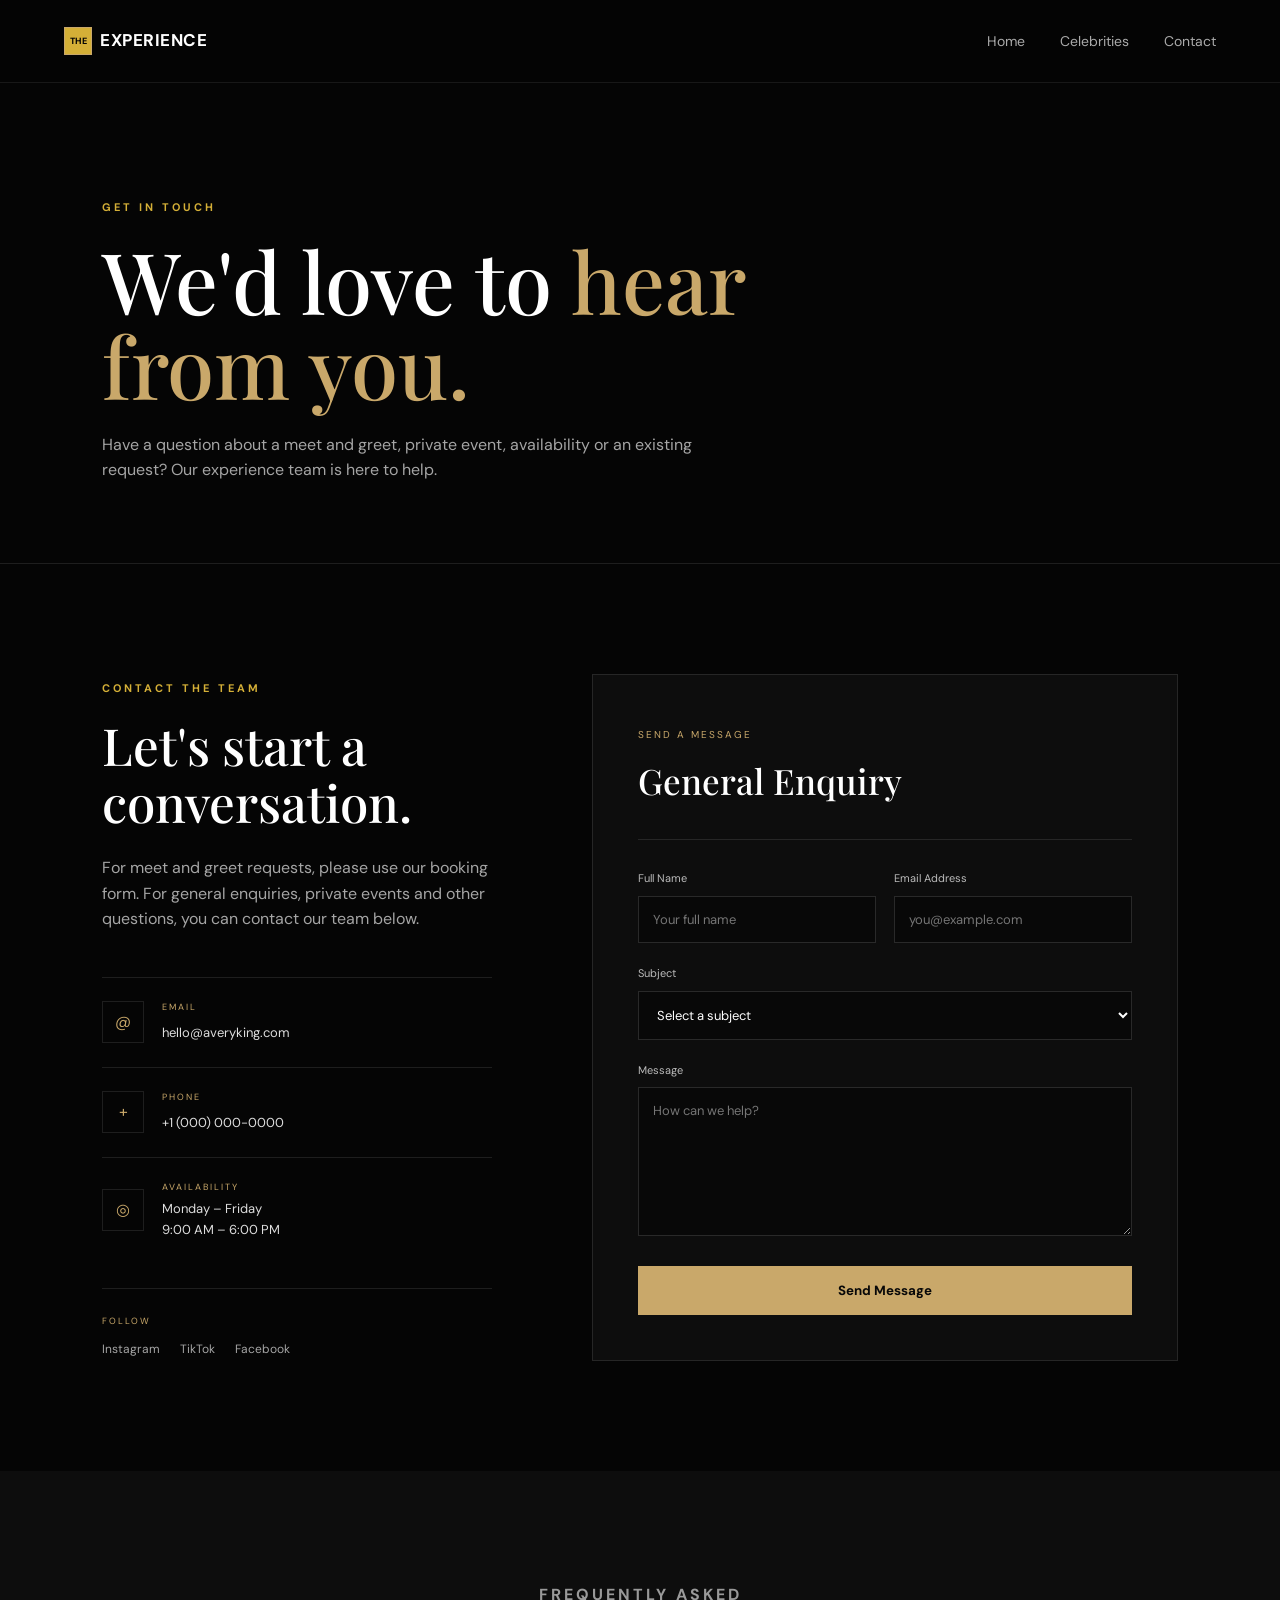
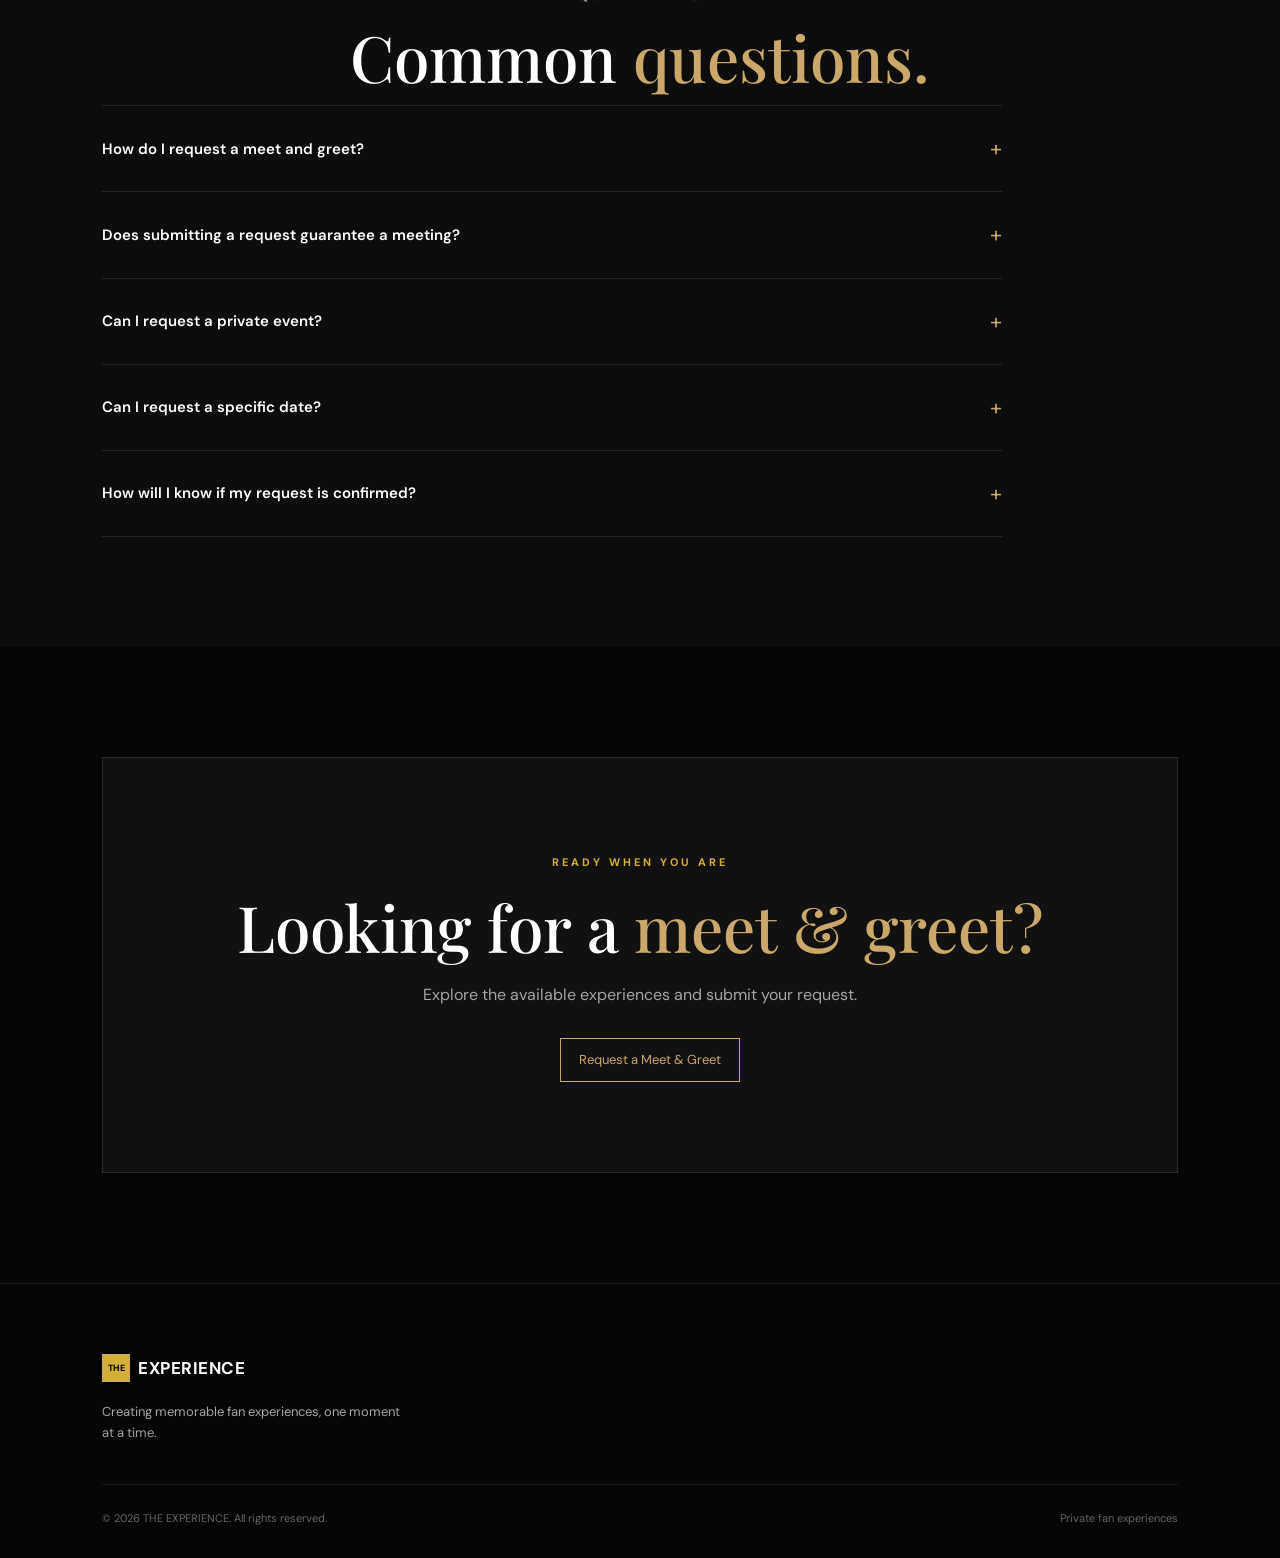
<file: contact.html>
<!DOCTYPE html>
<html lang="en">

<head>

    <meta charset="UTF-8">
    <meta name="viewport" content="width=device-width, initial-scale=1.0">

    <title> | Contact | </title>

    <meta name="description"
        content="Contact the Avery King experience team for meet and greet enquiries, private events and fan experiences.">

    <link rel="preconnect" href="https://fonts.googleapis.com">
    <link rel="preconnect" href="https://fonts.gstatic.com" crossorigin>

    <link
        href="https://fonts.googleapis.com/css2?family=DM+Sans:wght@400;500;600;700&family=Playfair+Display:wght@500;600;700&display=swap"
        rel="stylesheet">

    <link rel="stylesheet" href="css/style.css">

</head>


<body>


    <!-- ================================
     NAVIGATION
================================= -->

    <header class="site-header">

        <div class="container nav-container">

            <a href="index.html" class="logo">
                <span>THE</span>
                EXPERIENCE
            </a>

            <nav class="nav-links">

                <a href="index.html">
                    Home
                </a>

                <a href="#celebrities">
                    Celebrities
                </a>

                <a href="contact.html">
                    Contact
                </a>

            </nav>

        </div>

    </header>



    <main>


        <!-- ================================
     PAGE HERO
================================= -->

        <section class="contact-hero">

            <p class="eyebrow">
                GET IN TOUCH
            </p>

            <h1>
                We'd love to
                <span>hear from you.</span>
            </h1>

            <p>
                Have a question about a meet and greet, private event,
                availability or an existing request? Our experience
                team is here to help.
            </p>

        </section>



        <!-- ================================
     CONTACT AREA
================================= -->

        <section class="contact-section">


            <div class="contact-grid">


                <!-- CONTACT INFORMATION -->

                <div class="contact-info">

                    <p class="eyebrow">
                        CONTACT THE TEAM
                    </p>

                    <h2>
                        Let's start
                        a conversation.
                    </h2>

                    <p class="contact-intro">
                        For meet and greet requests, please use our
                        booking form. For general enquiries, private
                        events and other questions, you can contact
                        our team below.
                    </p>


                    <div class="contact-detail">

                        <span class="contact-icon">
                            @
                        </span>

                        <div>

                            <small>
                                EMAIL
                            </small>

                            <a href="mailto:hello@averyking.com">
                                hello@averyking.com
                            </a>

                        </div>

                    </div>


                    <div class="contact-detail">

                        <span class="contact-icon">
                            +
                        </span>

                        <div>

                            <small>
                                PHONE
                            </small>

                            <a href="tel:+10000000000">
                                +1 (000) 000-0000
                            </a>

                        </div>

                    </div>


                    <div class="contact-detail">

                        <span class="contact-icon">
                            ◎
                        </span>

                        <div>

                            <small>
                                AVAILABILITY
                            </small>

                            <p>
                                Monday – Friday<br>
                                9:00 AM – 6:00 PM
                            </p>

                        </div>

                    </div>


                    <div class="social-section">

                        <small>
                            FOLLOW
                        </small>

                        <div class="social-links">

                            <a href="#">
                                Instagram
                            </a>

                            <a href="#">
                                TikTok
                            </a>

                            <a href="#">
                                Facebook
                            </a>

                        </div>

                    </div>

                </div>



                <!-- CONTACT FORM -->

                <div class="contact-form-container">

                    <form id="contactForm">


                        <div class="form-title">

                            <span>
                                SEND A MESSAGE
                            </span>

                            <h2>
                                General Enquiry
                            </h2>

                        </div>


                        <div class="form-row">

                            <div class="form-group">

                                <label for="contactName">
                                    Full Name
                                </label>

                                <input type="text" id="contactName" placeholder="Your full name" required>

                            </div>


                            <div class="form-group">

                                <label for="contactEmail">
                                    Email Address
                                </label>

                                <input type="email" id="contactEmail" placeholder="you@example.com" required>

                            </div>

                        </div>


                        <div class="form-group">

                            <label for="subject">
                                Subject
                            </label>

                            <select id="subject" required>

                                <option value="">
                                    Select a subject
                                </option>

                                <option value="Meet & Greet">
                                    Meet & Greet Enquiry
                                </option>

                                <option value="Private Event">
                                    Private Event
                                </option>

                                <option value="Booking">
                                    Existing Booking
                                </option>

                                <option value="Media">
                                    Media / Press
                                </option>

                                <option value="Other">
                                    Other
                                </option>

                            </select>

                        </div>


                        <div class="form-group">

                            <label for="contactMessage">
                                Message
                            </label>

                            <textarea id="contactMessage" rows="7" placeholder="How can we help?" required></textarea>

                        </div>


                        <button type="submit" class="form-submit">
                            Send Message
                        </button>


                        <div id="contactMessageStatus" class="form-message"></div>


                    </form>

                </div>

            </div>

        </section>



        <!-- ================================
     FAQ
================================= -->

        <section class="faq-section">

            <div class="section-heading">

                <p class="eyebrow">
                    FREQUENTLY ASKED
                </p>

                <h2>
                    Common
                    <span>questions.</span>
                </h2>

            </div>


            <div class="faq-list">


                <details>

                    <summary>
                        How do I request a meet and greet?
                        <span>+</span>
                    </summary>

                    <p>
                        Visit our Packages page, select the experience
                        you'd like and complete the booking request form.
                        Our team will review the request and contact you
                        regarding availability.
                    </p>

                </details>


                <details>

                    <summary>
                        Does submitting a request guarantee a meeting?
                        <span>+</span>
                    </summary>

                    <p>
                        No. A booking request is not a confirmed
                        appointment. Availability must be reviewed and
                        confirmed by the experience team.
                    </p>

                </details>


                <details>

                    <summary>
                        Can I request a private event?
                        <span>+</span>
                    </summary>

                    <p>
                        Yes. Select "Private Event" when contacting the
                        team and include details about your event,
                        preferred date and location.
                    </p>

                </details>


                <details>

                    <summary>
                        Can I request a specific date?
                        <span>+</span>
                    </summary>

                    <p>
                        Yes. You can provide your preferred date when
                        submitting a booking request. Dates remain subject
                        to availability.
                    </p>

                </details>


                <details>

                    <summary>
                        How will I know if my request is confirmed?
                        <span>+</span>
                    </summary>

                    <p>
                        The experience team will contact you directly
                        using the information provided in your request.
                    </p>

                </details>


            </div>

        </section>



        <!-- ================================
     CTA
================================= -->

        <section class="contact-cta">

            <p class="eyebrow">
                READY WHEN YOU ARE
            </p>

            <h2>
                Looking for a
                <span>meet & greet?</span>
            </h2>

            <p>
                Explore the available experiences and submit your request.
            </p>

            <a href="booking.html#bookingForm" id="profileBooking" class="nav-button">
                Request a Meet & Greet
            </a>

        </section>


    </main>



    <!-- ================================
     FOOTER
================================= -->

    <footer>

        <div class="footer-main">

            <div>

                <a href="index.html" class="logo">
                    <span>THE</span>
                    EXPERIENCE
                </a>

                <p>
                    Creating memorable fan experiences,
                    one moment at a time.
                </p>

            </div>

        </div>


        <div class="footer-bottom">

            <span>
                © 2026 THE EXPERIENCE. All rights reserved.
            </span>

            <span>
                Private fan experiences
            </span>

        </div>

    </footer>


    <script src="js/celebrities.js"></script>
    <script src="js/script.js"></script>

    <!--Start of Tawk.to Script-->
    <script type="text/javascript">
    var Tawk_API = Tawk_API || {}, Tawk_LoadStart = new Date();
    (function () {
        var s1 = document.createElement("script"), s0 = document.getElementsByTagName("script")[0];
        s1.async = true;
        s1.src = 'https://embed.tawk.to/68c6bc223c57f819275d5edd/1j544tq3s';
        s1.charset = 'UTF-8';
        s1.setAttribute('crossorigin', '*');
        s0.parentNode.insertBefore(s1, s0);
    })();
</script>
<!--End of Tawk.to Script-->

</body>

</html>
</file>
<file: css/style.css>
* {
    margin: 0;
    padding: 0;
    box-sizing: border-box;
}

:root {
    --black: #080808;
    --dark: #101010;
    --dark-2: #151515;
    --white: #ffffff;
    --gray: #a5a5a5;
    --gold: #c9a86a;
    --gold-light: #e0c38b;
    --border: rgba(255, 255, 255, 0.1);
}

html {
    scroll-behavior: smooth;
}

body {
    background: var(--black);
    color: var(--white);
    font-family: "DM Sans", sans-serif;
    line-height: 1.6;
}

a {
    color: inherit;
    text-decoration: none;
}

img {
    width: 100%;
    display: block;
}

.navbar {
    height: 85px;
    padding: 0 6%;
    display: flex;
    align-items: center;
    justify-content: space-between;
    border-bottom: 1px solid var(--border);
    background: rgba(8, 8, 8, 0.9);
    backdrop-filter: blur(15px);
    position: sticky;
    top: 0;
    z-index: 1000;
}

.logo {
    display: flex;
    align-items: center;
    gap: 12px;
    font-size: 19px;
    font-weight: 700;
}

.logo span {
    width: 38px;
    height: 38px;
    border: 1px solid var(--gold);
    color: var(--gold);
    display: flex;
    align-items: center;
    justify-content: center;
    font-size: 12px;
    letter-spacing: 1px;
}

.nav-links {
    display: flex;
    gap: 35px;
}

.nav-links a {
    color: #aaa;
    font-size: 14px;
    transition: 0.3s;
}

.nav-links a:hover,
.nav-links .active {
    color: white;
}

.explore-button {
    /* border: 1px solid var(--gold); */
    padding: 11px 18px;
    color: var(--gold);
    font-size: 13px;
    transition: 0.3s;
}

.explore-button:hover {
    background: var(--gold);
    color: black;
}

.profile-actions {
    display: flex;
    flex-wrap: wrap;
    gap: 14px;
    margin-top: 32px;
    padding-top: 4px;
    align-items: center;
}

.explore-button {
    display: inline-flex;
    align-items: center;
    justify-content: center;
    min-height: 42px;
    padding: 0 15px;
    color: var(--gold);
    font-size: 13px;
    font-weight: 500;
    letter-spacing: 0.4px;
    text-decoration: none;
    border: 1px solid var(--gold);
    transition: all 0.3s ease;
}

.explore-button:hover {
    background: var(--gold);
    color: black;
    transform: translateY(-1px);
}

@media (max-width: 700px) {
    .profile-actions {
        margin-top: 26px;
        gap: 10px;
    }

    .explore-button {
        padding: 10px 15px;
        font-size: 12px;
    }
}

.nav-button {
    display: inline-flex;
    align-items: center;
    justify-content: center;
    white-space: nowrap;
    margin-left: 20px;
    border: 1px solid var(--gold);
    padding: 11px 18px;
    color: var(--gold);
    font-size: 13px;
    transition: 0.3s;
}

.nav-button:hover {
    background: var(--gold);
    color: black;
}

.menu-toggle {
    display: none;
    background: none;
    color: white;
    border: none;
    font-size: 25px;
    cursor: pointer;
}

.hero {
    min-height: calc(100vh - 85px);
    padding: 80px 8%;
    display: grid;
    grid-template-columns: 1fr 0.85fr;
    gap: 80px;
    align-items: center;
}

.eyebrow {
    color: var(--gold);
    font-size: 11px;
    font-weight: 700;
    letter-spacing: 3px;
    margin-bottom: 20px;
}

.hero h1 {
    font-family: "Playfair Display", serif;
    font-size: clamp(55px, 7vw, 100px);
    line-height: 0.98;
    font-weight: 500;
    max-width: 700px;
}

.hero h1 span,
.section-heading span,
.about-content h2 span,
.cta h2 span {
    color: var(--gold);
}

.hero-text {
    color: var(--gray);
    max-width: 520px;
    margin: 30px 0;
    font-size: 17px;
}

.hero-buttons {
    display: flex;
    gap: 15px;
}

.btn {
    display: inline-block;
    padding: 14px 24px;
    font-size: 13px;
    font-weight: 600;
    transition: 0.3s;
}

.btn-primary {
    background: var(--gold);
    color: #080808;
}

.btn-primary:hover {
    background: var(--gold-light);
    transform: translateY(-2px);
}

.btn-outline {
    border: 1px solid var(--border);
    color: white;
}

.btn-outline:hover {
    border-color: var(--gold);
    color: var(--gold);
}

.hero-image {
    position: relative;
    max-width: 520px;
    margin-left: auto;
}

.hero-image img {
    height: 650px;
    object-fit: cover;
    filter: grayscale(10%);
}

.image-glow {
    position: absolute;
    width: 250px;
    height: 250px;
    background: rgba(201, 168, 106, 0.2);
    filter: blur(100px);
    right: -50px;
    bottom: 30px;
}

.floating-card {
    position: absolute;
    bottom: 30px;
    left: -40px;
    background: rgba(15, 15, 15, 0.9);
    border: 1px solid var(--border);
    padding: 16px 20px;
    display: flex;
    align-items: center;
    gap: 12px;
    backdrop-filter: blur(10px);
}

.floating-card strong {
    display: block;
    font-size: 13px;
}

.floating-card small {
    color: var(--gray);
    font-size: 11px;
}

.status-dot {
    width: 8px;
    height: 8px;
    background: #69c56b;
    border-radius: 50%;
}

.stats {
    border-top: 1px solid var(--border);
    border-bottom: 1px solid var(--border);
    padding: 30px 8%;
    display: grid;
    grid-template-columns: repeat(4, 1fr);
}

.stat {
    text-align: center;
    border-right: 1px solid var(--border);
}

.stat:last-child {
    border: none;
}

.stat strong {
    display: block;
    font-family: "Playfair Display", serif;
    color: var(--gold);
    font-size: 30px;
}

.stat span {
    color: var(--gray);
    font-size: 12px;
}

.section {
    padding: 130px 8%;
}

.about {
    display: grid;
    grid-template-columns: 0.9fr 1fr;
    gap: 100px;
    align-items: center;
}

.about-image img {
    height: 600px;
    object-fit: cover;
}

.about-content h2,
.section-heading h2,
.cta h2 {
    font-family: "Playfair Display", serif;
    font-size: clamp(40px, 5vw, 65px);
    font-weight: 500;
    line-height: 1.1;
}

.about-content p {
    color: var(--gray);
    margin-top: 25px;
    max-width: 560px;
}

.text-link {
    display: inline-block;
    margin-top: 30px;
    color: var(--gold);
    font-size: 14px;
}

.section-heading {
    margin-bottom: 60px;
    max-width: 650px;
}

.experience {
    background: #0d0d0d;
}

.experience-grid {
    display: grid;
    grid-template-columns: repeat(4, 1fr);
    border-top: 1px solid var(--border);
}

.experience-card {
    padding: 35px 30px;
    border-right: 1px solid var(--border);
}

.experience-card:last-child {
    border-right: none;
}

.number {
    color: var(--gold);
    font-size: 12px;
    margin-bottom: 50px;
}

.experience-card h3 {
    margin-bottom: 15px;
}

.experience-card p {
    color: var(--gray);
    font-size: 14px;
}

.package-grid {
    display: grid;
    grid-template-columns: repeat(3, 1fr);
    gap: 20px;
}

.package-card {
    border: 1px solid var(--border);
    padding: 35px;
    position: relative;
    background: #0d0d0d;
}

.package-card.featured {
    border-color: var(--gold);
}

.popular {
    position: absolute;
    top: 0;
    right: 0;
    background: var(--gold);
    color: black;
    padding: 7px 12px;
    font-size: 9px;
    font-weight: 700;
    letter-spacing: 1px;
}

.package-top span {
    color: var(--gold);
    font-size: 10px;
    letter-spacing: 2px;
}

.package-top h3 {
    font-family: "Playfair Display", serif;
    font-size: 27px;
    margin-top: 10px;
}

.price {
    font-size: 38px;
    margin: 20px 0;
}

.package-card ul {
    list-style: none;
    border-top: 1px solid var(--border);
    padding-top: 20px;
}

.package-card li {
    color: var(--gray);
    font-size: 13px;
    margin: 12px 0;
}

.package-button {
    display: block;
    text-align: center;
    border: 1px solid var(--border);
    padding: 13px;
    margin-top: 30px;
    font-size: 12px;
    transition: 0.3s;
}

.package-button:hover {
    background: var(--gold);
    color: black;
}

.center-button {
    text-align: center;
    margin-top: 50px;
}

.cta {
    margin: 0 8% 120px;
    padding: 90px;
    background: #111;
    border: 1px solid var(--border);
    text-align: center;
}

.cta>div {
    max-width: 700px;
    margin: auto;
}

.cta p:not(.eyebrow) {
    color: var(--gray);
    margin: 25px auto;
    max-width: 550px;
}

footer {
    border-top: 1px solid var(--border);
    padding: 70px 8% 30px;
}

.footer-main {
    display: flex;
    justify-content: space-between;
    gap: 50px;
}

.footer-main>div:first-child {
    max-width: 300px;
}

.footer-main p {
    color: var(--gray);
    font-size: 13px;
    margin-top: 20px;
}

.footer-links {
    display: flex;
    gap: 80px;
}

.footer-links div {
    display: flex;
    flex-direction: column;
    gap: 10px;
}

.footer-links h4 {
    margin-bottom: 10px;
    font-size: 13px;
}

.footer-links a {
    color: var(--gray);
    font-size: 12px;
}

.footer-links a:hover {
    color: var(--gold);
}

.footer-bottom {
    border-top: 1px solid var(--border);
    margin-top: 60px;
    padding-top: 25px;
    display: flex;
    justify-content: space-between;
    color: #666;
    font-size: 11px;
}


@media (max-width: 900px) {

    /* Keep Request a Meet & Greet inside nav & visible on mobile */


    .nav-links {
        display: none;
        position: absolute;
        top: 100%;
        left: 0;
        right: 0;
        width: 100%;
        background: #050505;
        padding: 20px;
        flex-direction: column;
        gap: 18px;
        z-index: 1000;
    }

    .nav-links.mobile-open {
        display: flex;
    }

    .nav-links .nav-button {
        display: inline-flex;
        width: 100%;
        margin: 8px 0 0;
        justify-content: center;
    }

    .menu-toggle {
        display: flex;
    }



    .menu-toggle {
        display: block;
    }

    .hero {
        grid-template-columns: 1fr;
        padding-top: 60px;
    }

    .hero-image {
        margin: auto;
        width: 100%;
    }

    .stats {
        grid-template-columns: repeat(2, 1fr);
        gap: 25px;
    }

    .stat:nth-child(2) {
        border: none;
    }

    .about {
        grid-template-columns: 1fr;
        gap: 50px;
    }

    .experience-grid {
        grid-template-columns: repeat(2, 1fr);
    }

    .experience-card:nth-child(2) {
        border-right: none;
    }

    .package-grid {
        grid-template-columns: 1fr;
    }

    .footer-main {
        flex-direction: column;
    }

    .footer-links {
        flex-wrap: wrap;
        gap: 40px;
    }
}


@media (max-width: 600px) {

    .navbar {
        padding: 0 5%;
    }

    .hero,
    .section {
        padding-left: 5%;
        padding-right: 5%;
    }

    .hero h1 {
        font-size: 54px;
    }

    .hero-buttons {
        flex-direction: column;
    }

    .hero-buttons .btn {
        text-align: center;
    }

    .hero-image img {
        height: 500px;
    }

    .floating-card {
        left: 15px;
    }

    .stats {
        padding: 30px 5%;
    }

    .experience-grid {
        grid-template-columns: 1fr;
    }

    .experience-card {
        border-right: none;
        border-bottom: 1px solid var(--border);
    }

    .cta {
        margin: 0 5% 80px;
        padding: 60px 25px;
    }

    .footer-bottom {
        flex-direction: column;
        gap: 10px;
    }
}

.reveal {
    opacity: 0;
    transform: translateY(25px);
    transition: 0.7s ease;
}

.reveal.show {
    opacity: 1;
    transform: translateY(0);
}

@media (max-width: 900px) {

    .nav-links.mobile-open {
        display: flex;
        position: absolute;
        top: 85px;
        left: 0;
        right: 0;
        background: #080808;
        border-bottom: 1px solid rgba(255, 255, 255, 0.1);
        padding: 25px;
        flex-direction: column;
        gap: 20px;
    }

}


/* ================================
   PACKAGES PAGE
================================ */

.page-hero {
    padding: 120px 8% 80px;
    text-align: center;
    border-bottom: 1px solid var(--border);
}

.page-hero h1 {
    font-family: "Playfair Display", serif;
    font-size: clamp(50px, 7vw, 85px);
    font-weight: 500;
    line-height: 1;
}

.page-hero h1 span {
    color: var(--gold);
}

.page-hero>p:last-child {
    max-width: 600px;
    margin: 30px auto 0;
    color: var(--gray);
}

.packages-section {
    padding: 100px 8%;
}

.large-packages {
    align-items: stretch;
}

.large-packages .package-card {
    display: flex;
    flex-direction: column;
}

.package-description {
    color: var(--gray);
    font-size: 13px;
    line-height: 1.7;
    margin-top: 10px;
}

.package-divider {
    height: 1px;
    background: var(--border);
    margin: 30px 0;
}

.package-card h4 {
    font-size: 13px;
    margin-bottom: 15px;
}

.large-packages .package-card ul {
    flex: 1;
}

.package-note {
    margin: 0 8% 120px;
    padding: 80px;
    background: #0d0d0d;
    border: 1px solid var(--border);
}

.package-note>div {
    max-width: 750px;
}

.package-note h2 {
    font-family: "Playfair Display", serif;
    font-size: clamp(35px, 5vw, 55px);
    font-weight: 500;
    line-height: 1.1;
}

.package-note h2 span {
    color: var(--gold);
}

.package-note p:not(.eyebrow) {
    color: var(--gray);
    margin-top: 25px;
    max-width: 650px;
}

@media (max-width: 900px) {

    .page-hero {
        padding: 90px 5% 60px;
    }

    .packages-section {
        padding: 70px 5%;
    }

    .package-note {
        margin: 0 5% 80px;
        padding: 50px 30px;
    }

}



/* ================================
   BOOKING PAGE
================================ */

.booking-hero {
    padding: 110px 8% 80px;
    border-bottom: 1px solid var(--border);
}

.booking-hero h1 {
    font-family: "Playfair Display", serif;
    font-size: clamp(50px, 7vw, 85px);
    font-weight: 500;
    line-height: 1;
}

.booking-hero h1 span {
    color: var(--gold);
}

.booking-hero>p:last-child {
    max-width: 650px;
    color: var(--gray);
    margin-top: 25px;
}

.booking-section {
    padding: 100px 8% 130px;
}

.booking-layout {
    display: grid;
    grid-template-columns: 0.75fr 1.25fr;
    gap: 90px;
    align-items: start;
}

.booking-info {
    position: sticky;
    top: 120px;
}

.booking-info h2 {
    font-family: "Playfair Display", serif;
    font-size: clamp(40px, 4vw, 58px);
    font-weight: 500;
    line-height: 1.1;
}

.booking-info>p:not(.eyebrow) {
    color: var(--gray);
    margin: 25px 0 50px;
}

.booking-point {
    display: flex;
    gap: 20px;
    padding: 25px 0;
    border-top: 1px solid var(--border);
}

.booking-point>span {
    color: var(--gold);
    font-size: 12px;
}

.booking-point h3 {
    font-size: 14px;
    margin-bottom: 5px;
}

.booking-point p {
    color: var(--gray);
    font-size: 12px;
}

.booking-form-container {
    background: #0d0d0d;
    border: 1px solid var(--border);
    padding: 45px;
}

.form-title {
    border-bottom: 1px solid var(--border);
    padding-bottom: 30px;
    margin-bottom: 30px;
}

.form-title>span {
    color: var(--gold);
    font-size: 10px;
    letter-spacing: 2px;
}

.form-title h2 {
    font-family: "Playfair Display", serif;
    font-size: 35px;
    font-weight: 500;
    margin-top: 8px;
}

.form-row {
    display: grid;
    grid-template-columns: 1fr 1fr;
    gap: 18px;
}

.form-group {
    margin-bottom: 22px;
}

.form-group label {
    display: block;
    font-size: 11px;
    color: #bbb;
    margin-bottom: 8px;
}

.form-group input,
.form-group select,
.form-group textarea {
    width: 100%;
    background: #080808;
    border: 1px solid #292929;
    color: white;
    padding: 14px;
    font-family: inherit;
    font-size: 13px;
    outline: none;
    transition: 0.3s;
}

.form-group input:focus,
.form-group select:focus,
.form-group textarea:focus {
    border-color: var(--gold);
}

.form-group textarea {
    resize: vertical;
}

.form-group select option {
    background: #111;
}

.checkbox {
    display: flex;
    gap: 10px;
    align-items: flex-start;
    color: var(--gray);
    font-size: 11px;
    line-height: 1.5;
    margin: 20px 0;
}

.checkbox input {
    margin-top: 3px;
    accent-color: var(--gold);
}

.form-submit {
    width: 100%;
    border: none;
    background: var(--gold);
    color: #080808;
    padding: 16px;
    font-family: inherit;
    font-weight: 700;
    cursor: pointer;
    transition: 0.3s;
}

.form-submit:hover {
    background: var(--gold-light);
}

.form-message {
    display: none;
    margin-top: 20px;
    padding: 15px;
    border: 1px solid var(--gold);
    color: var(--gold);
    font-size: 18px;
    text-align: center;
}

@media (max-width: 900px) {

    .booking-hero {
        padding: 80px 5% 60px;
    }

    .booking-section {
        padding: 70px 5%;
    }

    .booking-layout {
        grid-template-columns: 1fr;
        gap: 60px;
    }

    .booking-info {
        position: static;
    }

}

@media (max-width: 600px) {

    .booking-form-container {
        padding: 25px 20px;
    }

    .form-row {
        grid-template-columns: 1fr;
        gap: 0;
    }

}



/* =================================
   CONTACT PAGE
================================= */

.contact-hero {
    padding: 110px 8% 80px;
    border-bottom: 1px solid var(--border);
}

.contact-hero h1 {
    font-family: "Playfair Display", serif;
    font-size: clamp(50px, 7vw, 85px);
    font-weight: 500;
    line-height: 1;
    max-width: 850px;
}

.contact-hero h1 span {
    color: var(--gold);
}

.contact-hero>p:last-child {
    max-width: 650px;
    color: var(--gray);
    margin-top: 25px;
}


.contact-section {
    padding: 110px 8%;
}

.contact-grid {
    display: grid;
    grid-template-columns: 0.8fr 1.2fr;
    gap: 100px;
    align-items: start;
}

.contact-info h2 {
    font-family: "Playfair Display", serif;
    font-size: clamp(40px, 4vw, 58px);
    font-weight: 500;
    line-height: 1.1;
}

.contact-intro {
    color: var(--gray);
    margin: 25px 0 45px;
    max-width: 480px;
}

.contact-detail {
    display: flex;
    align-items: center;
    gap: 18px;
    padding: 22px 0;
    border-top: 1px solid var(--border);
}

.contact-icon {
    width: 42px;
    height: 42px;
    border: 1px solid var(--border);
    color: var(--gold);
    display: flex;
    align-items: center;
    justify-content: center;
}

.contact-detail small,
.social-section>small {
    display: block;
    color: var(--gold);
    font-size: 9px;
    letter-spacing: 2px;
    margin-bottom: 5px;
}

.contact-detail a,
.contact-detail p {
    color: #ddd;
    font-size: 13px;
}

.contact-detail a:hover {
    color: var(--gold);
}

.social-section {
    margin-top: 25px;
    padding-top: 25px;
    border-top: 1px solid var(--border);
}

.social-links {
    display: flex;
    gap: 20px;
    margin-top: 12px;
}

.social-links a {
    color: var(--gray);
    font-size: 12px;
}

.social-links a:hover {
    color: var(--gold);
}


.contact-form-container {
    background: #0d0d0d;
    border: 1px solid var(--border);
    padding: 45px;
}


.faq-section {
    background: #0d0d0d;
    padding: 110px 8%;
}

.faq-list {
    max-width: 900px;
    border-top: 1px solid var(--border);
}

.faq-list details {
    border-bottom: 1px solid var(--border);
}

.faq-list summary {
    padding: 25px 0;
    list-style: none;
    cursor: pointer;
    display: flex;
    justify-content: space-between;
    align-items: center;
    font-size: 15px;
    font-weight: 600;
}

.faq-list summary::-webkit-details-marker {
    display: none;
}

.faq-list summary span {
    color: var(--gold);
    font-size: 22px;
    font-weight: 400;
}

.faq-list details p {
    color: var(--gray);
    font-size: 13px;
    max-width: 750px;
    padding: 0 0 25px;
    line-height: 1.8;
}


.contact-cta {
    margin: 110px 8%;
    padding: 90px 30px;
    border: 1px solid var(--border);
    background: #111;
    text-align: center;
}

.contact-cta h2 {
    font-family: "Playfair Display", serif;
    font-size: clamp(40px, 5vw, 65px);
    font-weight: 500;
    line-height: 1.1;
}

.contact-cta h2 span {
    color: var(--gold);
}

.contact-cta>p:not(.eyebrow) {
    color: var(--gray);
    margin: 20px auto 30px;
}


@media (max-width: 900px) {

    .contact-hero {
        padding: 80px 5% 60px;
    }

    .contact-section {
        padding: 70px 5%;
    }

    .contact-grid {
        grid-template-columns: 1fr;
        gap: 60px;
    }

    .faq-section {
        padding: 80px 5%;
    }

    .contact-cta {
        margin: 80px 5%;
        padding: 60px 25px;
    }

}


@media (max-width: 600px) {

    .contact-form-container {
        padding: 25px 20px;
    }

    .social-links {
        flex-wrap: wrap;
    }

}


/* =================================
   DONATION PAGE
================================= */

.donation-hero {
    padding: 120px 8% 90px;
    border-bottom: 1px solid var(--border);
}

.donation-hero-content {
    max-width: 900px;
}

.donation-hero h1 {
    font-family: "Playfair Display", serif;
    font-size: clamp(52px, 7vw, 90px);
    font-weight: 500;
    line-height: 1;
}

.donation-hero h1 span {
    color: var(--gold);
    display: block;
}

.donation-hero p:last-child {
    color: var(--gray);
    max-width: 650px;
    margin-top: 30px;
    font-size: 16px;
}


.donation-section {
    padding: 110px 8%;
}

.donation-layout {
    display: grid;
    grid-template-columns: 0.9fr 1.1fr;
    gap: 100px;
    align-items: start;
}

.donation-about h2 {
    font-family: "Playfair Display", serif;
    font-size: clamp(40px, 4vw, 60px);
    font-weight: 500;
    line-height: 1.1;
}

.donation-about h2 span {
    color: var(--gold);
}

.donation-about>p:not(.eyebrow) {
    color: var(--gray);
    max-width: 520px;
    margin: 25px 0 45px;
}


.donation-point {
    display: flex;
    gap: 20px;
    padding: 25px 0;
    border-top: 1px solid var(--border);
}

.donation-number {
    color: var(--gold);
    font-size: 12px;
}

.donation-point h3 {
    font-size: 14px;
    margin-bottom: 5px;
}

.donation-point p {
    color: var(--gray);
    font-size: 12px;
}


.donation-card {
    background: #0d0d0d;
    border: 1px solid var(--border);
    padding: 45px;
}

.donation-card-header {
    border-bottom: 1px solid var(--border);
    padding-bottom: 30px;
    margin-bottom: 30px;
}

.donation-card-header span {
    color: var(--gold);
    font-size: 10px;
    letter-spacing: 2px;
}

.donation-card-header h2 {
    font-family: "Playfair Display", serif;
    font-size: 36px;
    font-weight: 500;
    margin-top: 8px;
}


.amount-grid {
    display: grid;
    grid-template-columns: repeat(3, 1fr);
    gap: 10px;
}

.amount-button {
    background: #080808;
    border: 1px solid #292929;
    color: white;
    padding: 17px 10px;
    cursor: pointer;
    font-family: inherit;
    font-weight: 600;
    transition: 0.25s;
}

.amount-button:hover,
.amount-button.selected {
    border-color: var(--gold);
    color: var(--gold);
}


.custom-donation {
    margin-top: 25px;
}

.custom-donation label {
    display: block;
    color: #bbb;
    font-size: 11px;
    margin-bottom: 8px;
}

.amount-input {
    display: flex;
    align-items: center;
    border: 1px solid #292929;
    background: #080808;
}

.amount-input span {
    padding-left: 15px;
    color: var(--gold);
}

.amount-input input {
    width: 100%;
    border: none;
    outline: none;
    background: transparent;
    color: white;
    padding: 15px 10px;
    font-family: inherit;
}


.selected-donation {
    display: flex;
    justify-content: space-between;
    align-items: center;
    border-top: 1px solid var(--border);
    border-bottom: 1px solid var(--border);
    margin-top: 25px;
    padding: 20px 0;
}

.selected-donation span {
    color: var(--gray);
    font-size: 12px;
}

.selected-donation strong {
    color: var(--gold);
    font-size: 22px;
}


.donate-button {
    width: 100%;
    margin-top: 25px;
    border: none;
    background: var(--gold);
    color: #080808;
    padding: 16px;
    font-family: inherit;
    font-weight: 700;
    cursor: pointer;
    transition: 0.3s;
}

.donate-button:hover {
    background: var(--gold-light);
}

.donation-note {
    text-align: center;
    color: #666;
    font-size: 10px;
    margin-top: 15px;
}


.payment-section {
    background: #0d0d0d;
    padding: 110px 8%;
}

.payment-intro {
    color: var(--gray);
    max-width: 600px;
    margin-top: 20px;
}


.payment-grid {
    display: grid;
    grid-template-columns: repeat(1fr);
    gap: 20px;
    margin-top: 60px;
}

.payment-method {
    background: #101010;
    border: 1px solid var(--border);
    padding: 35px;
}

.payment-method h3 {
    margin-top: 20px;
}

.payment-method>p {
    color: var(--gray);
    font-size: 13px;
    margin: 12px 0 25px;
}


.payment-icon {
    width: 48px;
    height: 48px;
    border: 1px solid var(--gold);
    color: var(--gold);
    display: flex;
    align-items: center;
    justify-content: center;
    font-size: 9px;
    letter-spacing: 1px;
}


.payment-action {
    width: 100%;
    border: 1px solid var(--border);
    background: transparent;
    color: white;
    padding: 13px;
    cursor: pointer;
    font-family: inherit;
}

.payment-action:hover {
    border-color: var(--gold);
    color: var(--gold);
}


.crypto-selector {
    display: flex;
    gap: 5px;
    margin-bottom: 20px;
}

.crypto-tab {
    flex: 1;
    background: #080808;
    border: 1px solid #292929;
    color: var(--gray);
    padding: 9px 5px;
    font-size: 10px;
    cursor: pointer;
}

.crypto-tab.active {
    border-color: var(--gold);
    color: var(--gold);
}


.qr-container {
    background: white;
    width: 180px;
    height: 180px;
    margin: 20px auto;
    display: flex;
    align-items: center;
    justify-content: center;
}

.qr-container img {
    width: 160px;
    height: 160px;
    object-fit: contain;
}


.wallet-label {
    color: var(--gray);
    font-size: 10px;
    margin-bottom: 7px;
}

.wallet-box {
    display: flex;
    border: 1px solid #292929;
    background: #080808;
}

.wallet-box span {
    flex: 1;
    padding: 12px;
    color: #aaa;
    font-size: 9px;
    overflow: hidden;
    white-space: nowrap;
    text-overflow: ellipsis;
}

.wallet-box button {
    border: none;
    border-left: 1px solid #292929;
    background: transparent;
    color: var(--gold);
    padding: 0 12px;
    cursor: pointer;
}


.crypto-warning {
    color: #777 !important;
    font-size: 10px !important;
    line-height: 1.6;
    margin-top: 15px !important;
}


.bank-details {
    border-top: 1px solid var(--border);
}

.bank-details div {
    padding: 13px 0;
    border-bottom: 1px solid var(--border);
}

.bank-details span {
    display: block;
    color: var(--gold);
    font-size: 8px;
    letter-spacing: 1px;
    margin-bottom: 4px;
}

.bank-details strong {
    color: #ddd;
    font-size: 12px;
}


.payment-note {
    font-size: 10px !important;
    color: #777 !important;
}


.transparency-section {
    padding: 100px 8%;
}

.transparency-section>div {
    max-width: 800px;
    margin: auto;
    text-align: center;
}

.transparency-section h2 {
    font-family: "Playfair Display", serif;
    font-size: clamp(40px, 5vw, 60px);
    font-weight: 500;
}

.transparency-section p:last-child {
    color: var(--gray);
    margin-top: 25px;
    line-height: 1.8;
}


@media (max-width: 1000px) {

    .donation-layout {
        grid-template-columns: 1fr;
        gap: 60px;
    }

    .payment-grid {
        grid-template-columns: 1fr;
    }

}


@media (max-width: 600px) {

    .donation-hero {
        padding: 80px 5% 60px;
    }

    .donation-section,
    .payment-section,
    .transparency-section {
        padding-left: 5%;
        padding-right: 5%;
    }

    .donation-card {
        padding: 25px 20px;
    }

    .amount-grid {
        grid-template-columns: repeat(2, 1fr);
    }

}

/* =========================
   DIRECT PAYMENT - HIDDEN
========================= */

#directPaymentSection {
    display: none;
}

#directPaymentSection.show-payment {
    display: block;
    animation: paymentReveal 0.6s ease;
}

@keyframes paymentReveal {
    from {
        opacity: 0;
        transform: translateY(25px);
    }

    to {
        opacity: 1;
        transform: translateY(0);
    }
}

/* Selected donation amount shown in payment section */
.payment-amount-highlight {
    margin: 0 auto 30px;
    max-width: 500px;
    padding: 22px 25px;
    border: 1px solid rgba(212, 175, 55, 0.5);
    background: rgba(212, 175, 55, 0.08);
    border-radius: 14px;
    text-align: center;
}

.payment-amount-highlight span {
    display: block;
    color: #aaa;
    font-size: 13px;
    text-transform: uppercase;
    letter-spacing: 2px;
    margin-bottom: 8px;
}

.payment-amount-highlight strong {
    display: block;
    color: #d4af37;
    font-size: 38px;
    font-family: "Playfair Display", serif;
}

/* =========================================
   DIRECT PAYMENT REVEAL
========================================= */

#directPaymentSection {
    display: none;
}

#directPaymentSection.show-payment {
    display: block;
    animation: paymentReveal 0.6s ease forwards;
}

@keyframes paymentReveal {
    from {
        opacity: 0;
        transform: translateY(30px);
    }

    to {
        opacity: 1;
        transform: translateY(0);
    }
}

/* Selected contribution amount */

.payment-amount-highlight {
    width: min(100%, 520px);
    margin: 0 auto 35px;
    padding: 25px;
    text-align: center;

    background: rgba(212, 175, 55, 0.06);
    border: 1px solid rgba(212, 175, 55, 0.45);
    border-radius: 16px;

    box-shadow: 0 15px 40px rgba(0, 0, 0, 0.25);
}

.payment-amount-highlight span {
    display: block;
    margin-bottom: 8px;

    color: #999;
    font-size: 12px;
    font-weight: 600;

    text-transform: uppercase;
    letter-spacing: 2px;
}

.payment-amount-highlight strong {
    display: block;

    color: #d4af37;
    font-family: "Playfair Display", serif;
    font-size: 42px;
    line-height: 1.1;
}

/* Payment method amount */

.payment-method-amount {
    display: inline-block;
    margin-top: 8px;

    color: #d4af37;
    font-size: 14px;
    font-weight: 600;
}

/* Back button */

.back-to-contribution {
    display: block;
    margin: 30px auto 0;

    padding: 10px 18px;

    background: transparent;
    border: 1px solid rgba(255, 255, 255, 0.15);
    border-radius: 8px;

    color: #aaa;
    font-size: 13px;

    cursor: pointer;
    transition: 0.3s ease;
}

.back-to-contribution:hover {
    border-color: rgba(212, 175, 55, 0.5);
    color: #d4af37;
}

/* Payment method selected amount */

.payment-method-amount {
    display: inline-block;
    margin-top: 8px;
    margin-bottom: 15px;

    color: #d4af37;
    font-size: 14px;
    font-weight: 600;
    letter-spacing: 0.3px;
}

.crypto-payment-amount,
.bank-payment-amount {
    display: block;
    margin-top: 15px;
    margin-bottom: 20px;
}

/* Amount inside Card button */

.payment-action {
    display: inline-flex;
    align-items: center;
    justify-content: center;
    gap: 10px;
}

.payment-action .payment-method-amount {
    margin: 0;
    color: inherit;
    font-size: inherit;
}

/* =========================================
   CELEBRITY SELECTION
========================================= */

.selection-hero {
    min-height: 65vh;
    display: flex;
    align-items: center;

    background:
        linear-gradient(rgba(0, 0, 0, 0.55),
            rgba(0, 0, 0, 0.8)),
        url("../images/celebrity-hero.jpg") center / cover no-repeat;

    text-align: center;
}

.selection-content {
    max-width: 800px;
    margin: 0 auto;
}

.selection-content h1 {
    margin: 18px 0;
    font-family: "Playfair Display", serif;
    font-size: clamp(3rem, 7vw, 6rem);
    line-height: 1;
}

.selection-content h1 em {
    color: #d4af37;
    font-style: normal;
}

.selection-content p {
    max-width: 620px;
    margin: 0 auto;

    color: #b7b7b7;
    font-size: 18px;
    line-height: 1.8;
}


/* Celebrity section */

.celebrity-selection {
    padding: 110px 0;
}

.celebrity-grid {
    display: grid;

    grid-template-columns:
        repeat(auto-fit, minmax(280px, 1fr));

    gap: 30px;

    margin-top: 55px;
}


/* Celebrity card */

.celebrity-card {
    position: relative;

    overflow: hidden;

    background: #111;
    border: 1px solid rgba(255, 255, 255, 0.08);

    border-radius: 16px;

    transition:
        transform 0.4s ease,
        border-color 0.4s ease,
        box-shadow 0.4s ease;
}

.celebrity-card:hover {
    transform: translateY(-8px);

    border-color:
        rgba(212, 175, 55, 0.5);

    box-shadow:
        0 25px 60px rgba(0, 0, 0, 0.45);
}


.celebrity-card-image {
    position: relative;

    height: 390px;

    overflow: hidden;
}

.celebrity-card-image img {
    width: 100%;
    height: 100%;

    object-fit: cover;

    transition:
        transform 0.6s ease;
}

.celebrity-card:hover .celebrity-card-image img {
    transform: scale(1.05);
}


.celebrity-card-overlay {
    position: absolute;

    inset: 0;

    background:
        linear-gradient(transparent 45%,
            rgba(0, 0, 0, 0.85));
}


.celebrity-card-content {
    padding: 25px;
}

.celebrity-card-content span {
    display: block;

    margin-bottom: 8px;

    color: #d4af37;

    font-size: 12px;
    font-weight: 600;

    text-transform: uppercase;
    letter-spacing: 1.5px;
}

.celebrity-card-content h3 {
    margin: 0 0 10px;

    font-family: "Playfair Display", serif;

    font-size: 28px;
}

.celebrity-card-content p {
    margin-bottom: 22px;

    color: #999;

    line-height: 1.6;
}


#profileBio p {
    margin: 0 0 20px;
    line-height: 1.8;
}

#profileBio ul {
    margin: 10px 0 25px;
    padding-left: 25px;
}

#profileBio li {
    margin-bottom: 8px;
    line-height: 1.7;
}

#profileBio h3 {
    margin-top: 25px;
    margin-bottom: 12px;
}

.celebrity-profile-link {
    display: inline-flex;

    align-items: center;
    gap: 8px;

    color: #fff;

    font-size: 14px;
    font-weight: 600;

    text-decoration: none;

    transition: color 0.3s ease;
}

.celebrity-profile-link:hover {
    color: #d4af37;
}


/* =========================================
   CELEBRITY PAGINATION
========================================= */

.celebrity-pagination {
    display: flex;
    justify-content: center;
    align-items: center;
    gap: 24px;
    margin-top: 50px;
}


.pagination-button {
    padding: 13px 24px;
    border: 1px solid rgba(212, 175, 55, 0.35);
    background: transparent;
    color: #ffffff;
    font-family: inherit;
    font-size: 14px;
    font-weight: 600;
    letter-spacing: 0.3px;
    cursor: pointer;
    transition: all 0.3s ease;
}


.pagination-button:hover:not(:disabled) {
    background: #d4af37;
    color: #111111;
    border-color: #d4af37;
}


.pagination-button:disabled {
    opacity: 0.35;
    cursor: not-allowed;
}


#celebrityPageNumber {
    min-width: 50px;
    text-align: center;
    color: #d4af37;
    font-weight: 600;
}


/* =========================================================
   MULTI-CELEBRITY HOMEPAGE
   ========================================================= */

/* ---------- GLOBAL ---------- */

body {
    margin: 0;
    background: #050505;
    color: #ffffff;
    font-family: "DM Sans", sans-serif;
}

.container {
    width: min(1180px, 90%);
    margin: 0 auto;
}


/* ---------- HEADER ---------- */

.site-header {
    position: relative;
    z-index: 100;

    width: 100%;

    background: rgba(5, 5, 5, 0.96);

    border-bottom: 1px solid rgba(255, 255, 255, 0.08);
}

.nav-container {
    min-height: 82px;

    display: flex;
    align-items: center;
    justify-content: space-between;
}

.logo {
    display: flex;
    align-items: center;
    gap: 8px;

    color: #ffffff;

    font-size: 17px;
    font-weight: 700;

    letter-spacing: 0.5px;

    text-decoration: none;
}

.logo span {
    display: inline-flex;
    align-items: center;
    justify-content: center;

    width: 28px;
    height: 28px;

    background: #d4af37;

    color: #050505;

    font-size: 9px;
    font-weight: 800;

    letter-spacing: 0;
}

.main-nav {
    display: flex;
    align-items: center;
    gap: 32px;
}

.main-nav a {
    position: relative;

    color: #cccccc;

    font-size: 14px;
    font-weight: 500;

    text-decoration: none;

    transition: color 0.3s ease;
}

.main-nav a:hover {
    color: #d4af37;
}


/* ---------- SELECTION HERO ---------- */

.selection-hero {
    min-height: 650px;

    display: flex;
    align-items: center;

    position: relative;

    background:
        linear-gradient(90deg,
            rgba(0, 0, 0, 0.92) 0%,
            rgba(0, 0, 0, 0.72) 45%,
            rgba(0, 0, 0, 0.35) 100%),
        url("../images/celebrity-hero.jpg") center / cover no-repeat;
}

.selection-content {
    max-width: 760px;

    padding: 80px 0;
}

.eyebrow {
    display: inline-block;

    color: #d4af37;

    font-size: 11px;
    font-weight: 700;

    letter-spacing: 3px;

    text-transform: uppercase;
}

.selection-content h1 {
    margin: 20px 0;

    color: #ffffff;

    font-family: "Playfair Display", serif;

    font-size: clamp(58px, 7vw, 100px);
    font-weight: 500;

    line-height: 0.98;
}

.selection-content h1 em {
    color: #d4af37;
    font-style: normal;
}

.selection-content p {
    max-width: 620px;

    margin: 0;

    color: #bcbcbc;

    font-size: 17px;
    line-height: 1.8;
}


/* ---------- CELEBRITY SECTION ---------- */

.celebrity-selection {
    padding: 110px 0 130px;

    background:
        linear-gradient(to bottom,
            #090909,
            #050505);
}

.section-heading {
    max-width: 700px;

    margin: 0 auto;

    text-align: center;
}

.section-heading h2 {
    margin: 15px 0;

    color: #ffffff;

    font-family: "Playfair Display", serif;

    font-size: clamp(42px, 5vw, 64px);
    font-weight: 500;

    line-height: 1.05;
}

.section-heading p {
    margin: 0 auto;

    max-width: 600px;

    color: #999999;

    font-size: 16px;
    line-height: 1.7;
}


/* ---------- CELEBRITY GRID ---------- */

.celebrity-grid {
    display: grid;

    grid-template-columns:
        repeat(3, minmax(0, 1fr));

    gap: 28px;

    margin-top: 55px;
}


/* ---------- CELEBRITY CARD ---------- */

.celebrity-card {
    overflow: hidden;

    background: #101010;

    border: 1px solid rgba(255, 255, 255, 0.08);

    border-radius: 14px;

    transition:
        transform 0.35s ease,
        border-color 0.35s ease,
        box-shadow 0.35s ease;
}

.celebrity-card:hover {
    transform: translateY(-8px);

    border-color:
        rgba(212, 175, 55, 0.5);

    box-shadow:
        0 25px 60px rgba(0, 0, 0, 0.45);
}


/* ---------- CARD IMAGE ---------- */

.celebrity-card-image {
    position: relative;

    height: 420px;

    overflow: hidden;

    background: #151515;
}

.celebrity-card-image img {
    display: block;

    width: 100%;
    height: 100%;

    object-fit: cover;

    transition:
        transform 0.6s ease;
}

.celebrity-card:hover .celebrity-card-image img {
    transform: scale(1.05);
}

.celebrity-card-overlay {
    position: absolute;

    inset: 0;

    background:
        linear-gradient(to bottom,
            transparent 40%,
            rgba(0, 0, 0, 0.75));
}


/* ---------- CARD CONTENT ---------- */

.celebrity-card-content {
    padding: 26px;
}

.celebrity-card-content span {
    display: block;

    margin-bottom: 8px;

    color: #d4af37;

    font-size: 10px;
    font-weight: 700;

    letter-spacing: 2px;

    text-transform: uppercase;
}

.celebrity-card-content h3 {
    margin: 0 0 12px;

    color: #ffffff;

    font-family: "Playfair Display", serif;

    font-size: 29px;
    font-weight: 500;
}

.celebrity-card-content p {
    min-height: 52px;

    margin: 0 0 22px;

    color: #999999;

    font-size: 14px;

    line-height: 1.7;
}

.celebrity-profile-link {
    display: inline-flex;

    align-items: center;

    gap: 8px;

    color: #ffffff;

    font-size: 13px;
    font-weight: 600;

    text-decoration: none;

    transition: color 0.3s ease;
}

.celebrity-profile-link span {
    margin: 0;

    color: inherit;

    font-size: 18px;

    letter-spacing: 0;
}

.celebrity-profile-link:hover {
    color: #d4af37;
}


/* ---------- FOOTER ---------- */

.site-footer {
    padding: 60px 0 30px;

    background: #030303;

    border-top:
        1px solid rgba(255, 255, 255, 0.07);
}

.footer-content {
    display: flex;

    align-items: flex-start;
    justify-content: space-between;

    gap: 40px;
}

.footer-content p {
    max-width: 350px;

    color: #777777;

    font-size: 14px;

    line-height: 1.7;
}

.footer-links {
    display: flex;

    gap: 25px;
}

.footer-links a {
    color: #999999;

    font-size: 13px;

    text-decoration: none;
}

.footer-links a:hover {
    color: #d4af37;
}

.footer-bottom {
    margin-top: 40px;

    padding-top: 25px;

    border-top:
        1px solid rgba(255, 255, 255, 0.07);
}

.footer-bottom p {
    margin: 0;

    color: #555555;

    font-size: 12px;
}


/* ---------- MOBILE ---------- */

@media (max-width: 900px) {

    .celebrity-grid {
        grid-template-columns:
            repeat(2, minmax(0, 1fr));
    }

    .selection-hero {
        min-height: 580px;
    }

    .selection-content h1 {
        font-size: clamp(52px, 9vw, 78px);
    }
}


@media (max-width: 650px) {

    .nav-container {
        min-height: 70px;
    }

    .main-nav {
        gap: 15px;
    }

    .main-nav a {
        font-size: 12px;
    }

    .selection-hero {
        min-height: 540px;

        background:
            linear-gradient(rgba(0, 0, 0, 0.72),
                rgba(0, 0, 0, 0.92)),
            url("../images/celebrity-hero.jpg") center / cover no-repeat;
    }

    .selection-content h1 {
        font-size: 52px;
    }

    .selection-content p {
        font-size: 15px;
    }

    .celebrity-selection {
        padding: 80px 0;
    }

    .celebrity-grid {
        grid-template-columns: 1fr;
    }

    .celebrity-card-image {
        height: 400px;
    }

    .footer-content {
        flex-direction: column;
    }

    .footer-links {
        flex-wrap: wrap;
    }
}



/* =========================================================
   DYNAMIC PACKAGES PAGE
========================================================= */

.packages-hero {
    min-height: 520px;

    display: flex;
    align-items: center;

    background:
        linear-gradient(90deg,
            rgba(0, 0, 0, 0.88),
            rgba(0, 0, 0, 0.55)),
        url("../images/celebrity-hero.jpg") center / cover no-repeat;
}

.packages-hero-content {
    max-width: 800px;
    padding: 80px 0;
}

.packages-hero h1 {
    margin: 20px 0;

    font-family: "Playfair Display", serif;

    font-size: clamp(55px, 7vw, 90px);
    font-weight: 500;

    line-height: 1;
}

.packages-hero h1 em {
    display: block;

    color: #d4af37;

    font-style: normal;
}

.packages-hero p {
    max-width: 600px;

    color: #b5b5b5;

    font-size: 17px;
    line-height: 1.8;
}


/* ---------- PACKAGE SECTION ---------- */

.packages-section {
    padding: 110px 0 120px;

    background: #070707;
}

.packages-grid {
    display: grid;

    grid-template-columns:
        repeat(3, minmax(0, 1fr));

    gap: 25px;

    margin-top: 55px;
}


/* ---------- PACKAGE CARD ---------- */

.dynamic-package-card {
    position: relative;

    display: flex;
    flex-direction: column;

    padding: 35px;

    min-height: 450px;

    background: #101010;

    border: 1px solid rgba(255, 255, 255, 0.09);

    border-radius: 15px;

    transition:
        transform 0.35s ease,
        border-color 0.35s ease,
        box-shadow 0.35s ease;
}

.dynamic-package-card:hover {
    transform: translateY(-8px);

    border-color:
        rgba(212, 175, 55, 0.55);

    box-shadow:
        0 25px 60px rgba(0, 0, 0, 0.4);
}

.dynamic-package-card.featured {
    border-color:
        rgba(212, 175, 55, 0.55);
}

.package-badge {
    display: inline-block;

    align-self: flex-start;

    margin-bottom: 20px;

    padding: 6px 12px;

    background:
        rgba(212, 175, 55, 0.1);

    border:
        1px solid rgba(212, 175, 55, 0.3);

    border-radius: 30px;

    color: #d4af37;

    font-size: 10px;
    font-weight: 700;

    letter-spacing: 1.5px;

    text-transform: uppercase;
}

.dynamic-package-card h3 {
    margin: 0 0 15px;

    font-family: "Playfair Display", serif;

    font-size: 32px;
    font-weight: 500;
}

.dynamic-package-price {
    margin-bottom: 20px;

    color: #d4af37;

    font-family: "Playfair Display", serif;

    font-size: 40px;
}

.dynamic-package-description {
    margin-bottom: 30px;

    color: #999;

    font-size: 14px;

    line-height: 1.8;
}

.dynamic-package-card .package-action {
    display: inline-flex;

    align-items: center;
    justify-content: center;

    width: 100%;

    margin-top: auto;

    padding: 14px 20px;

    background: #d4af37;

    border: 1px solid #d4af37;

    border-radius: 7px;

    color: #050505;

    font-size: 13px;
    font-weight: 700;

    text-decoration: none;

    transition: 0.3s ease;
}

.dynamic-package-card .package-action:hover {
    background: transparent;

    color: #d4af37;
}


/* ---------- DISCLAIMER ---------- */

.package-disclaimer {
    max-width: 900px;

    margin: 45px auto 0;

    color: #666;

    font-size: 18px;

    line-height: 1.7;

    text-align: center;
}

.package-disclaimer span {
    color: #d4af37;
    font-weight: bolder;


}


/* ---------- CTA ---------- */

.packages-cta {
    padding: 100px 0;

    background: #0c0c0c;

    border-top:
        1px solid rgba(255, 255, 255, 0.06);
}

.packages-cta-content {
    max-width: 700px;

    margin: 0 auto;

    text-align: center;
}

.packages-cta h2 {
    margin: 15px 0;

    font-family: "Playfair Display", serif;

    font-size: 48px;
    font-weight: 500;
}

.packages-cta p {
    max-width: 550px;

    margin: 0 auto 30px;

    color: #999;

    line-height: 1.8;
}


/* ---------- RESPONSIVE ---------- */

@media (max-width: 900px) {

    .packages-grid {
        grid-template-columns: 1fr;
        max-width: 600px;
        margin-left: auto;
        margin-right: auto;
    }

}

@media (max-width: 600px) {

    .packages-hero {
        min-height: 450px;
    }

    .packages-hero h1 {
        font-size: 52px;
    }

    .packages-section {
        padding: 80px 0;
    }

    .dynamic-package-card {
        padding: 28px;
    }

}
</file>
